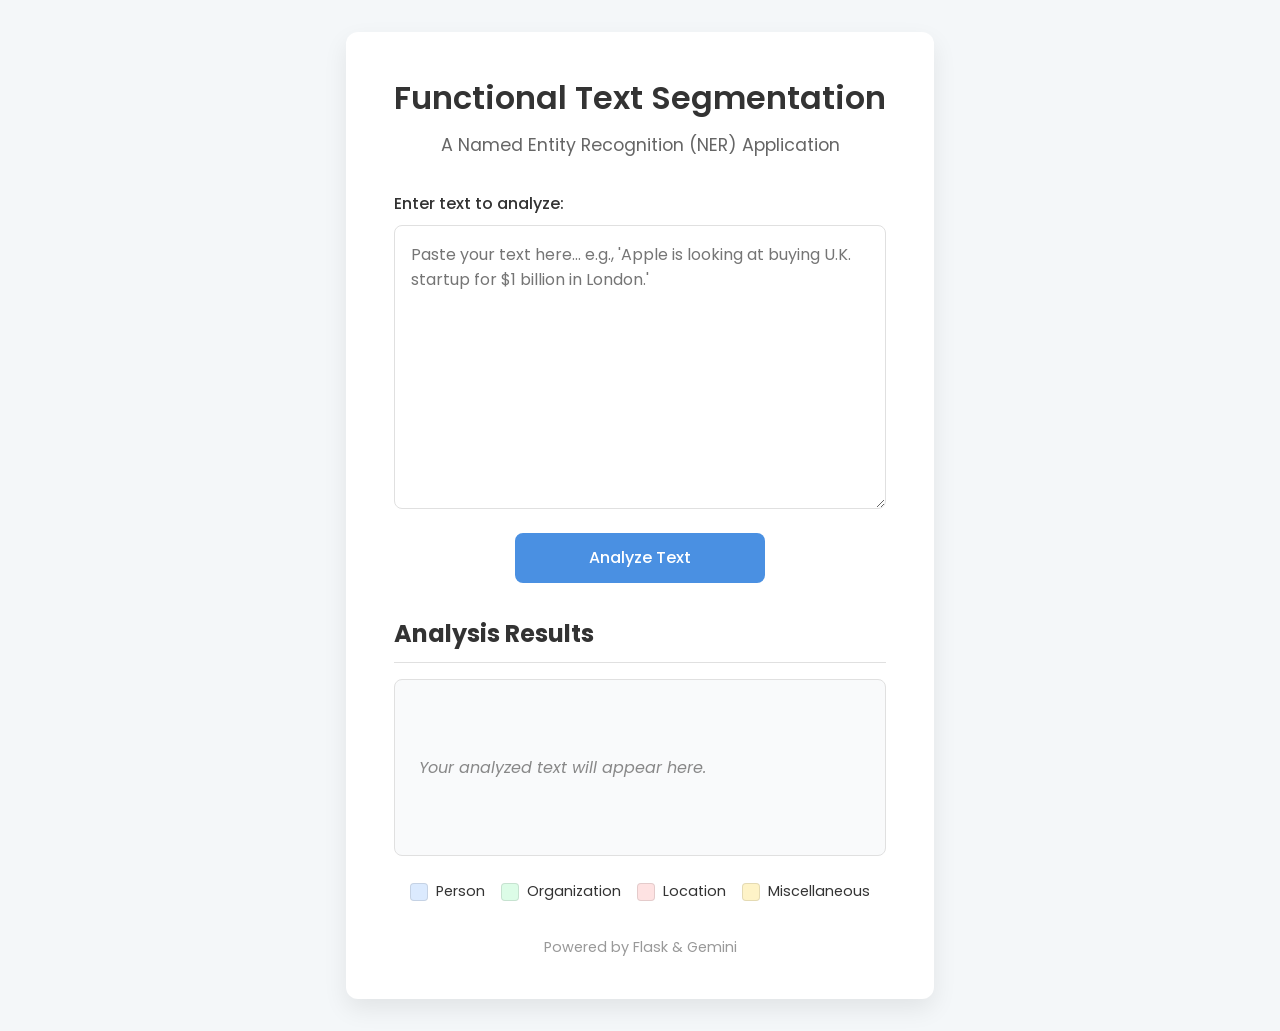
<file: index.html>
<!DOCTYPE html>
<html lang="en">
<head>
    <meta charset="UTF-8">
    <meta name="viewport" content="width=device-width, initial-scale=1.0">
    <title>NER App Preview</title>
    <link rel="preconnect" href="https://fonts.googleapis.com">
    <link rel="preconnect" href="https://fonts.gstatic.com" crossorigin>
    <link href="https://fonts.googleapis.com/css2?family=Poppins:wght@400;500;600&display=swap" rel="stylesheet">
    <style>
        :root {
            --primary-color: #4A90E2;
            --primary-hover-color: #357ABD;
            --background-color: #f4f7f9;
            --container-bg-color: #ffffff;
            --text-color: #333;
            --border-color: #e0e0e0;
            --shadow-color: rgba(0, 0, 0, 0.08);

            --font-family: 'Poppins', sans-serif;

            /* Entity Colors */
            --color-per: #dbeafe; /* blue-100 */
            --color-org: #dcfce7; /* green-100 */
            --color-loc: #fee2e2; /* red-100 */
            --color-misc: #fef3c7; /* yellow-100 */
            --text-per: #1e40af; /* blue-800 */
            --text-org: #166534; /* green-800 */
            --text-loc: #991b1b; /* red-800 */
            --text-misc: #92400e; /* yellow-800 */
        }

        * {
            box-sizing: border-box;
            margin: 0;
            padding: 0;
        }

        body {
            font-family: var(--font-family);
            background-color: var(--background-color);
            color: var(--text-color);
            line-height: 1.6;
            display: flex;
            justify-content: center;
            align-items: center;
            min-height: 100vh;
            padding: 2rem;
        }

        .container {
            background-color: var(--container-bg-color);
            border-radius: 12px;
            box-shadow: 0 10px 25px var(--shadow-color);
            padding: 2.5rem 3rem;
            width: 100%;
            max-width: 800px;
            text-align: center;
        }

        header h1 {
            font-size: 2rem;
            font-weight: 600;
            margin-bottom: 0.5rem;
        }

        header p {
            font-size: 1.1rem;
            color: #666;
            margin-bottom: 2rem;
        }

        .input-section {
            margin-bottom: 2rem;
        }

        .input-section label {
            display: block;
            text-align: left;
            font-weight: 500;
            margin-bottom: 0.5rem;
        }

        textarea {
            width: 100%;
            padding: 1rem;
            border-radius: 8px;
            border: 1px solid var(--border-color);
            font-family: var(--font-family);
            font-size: 1rem;
            resize: vertical;
            transition: border-color 0.3s, box-shadow 0.3s;
        }

        textarea:focus {
            outline: none;
            border-color: var(--primary-color);
            box-shadow: 0 0 0 3px rgba(74, 144, 226, 0.2);
        }

        button {
            background-color: var(--primary-color);
            color: white;
            border: none;
            border-radius: 8px;
            padding: 0.8rem 1.5rem;
            font-size: 1rem;
            font-weight: 500;
            font-family: var(--font-family);
            cursor: pointer;
            margin-top: 1rem;
            transition: background-color 0.3s, transform 0.2s;
            width: 100%;
            max-width: 250px;
        }

        button:hover {
            background-color: var(--primary-hover-color);
            transform: translateY(-2px);
        }

        button:disabled {
            background-color: #a0c3e8;
            cursor: not-allowed;
        }

        .results-section h2 {
            text-align: left;
            margin-bottom: 1rem;
            font-size: 1.5rem;
            border-bottom: 1px solid var(--border-color);
            padding-bottom: 0.5rem;
        }

        .results-output {
            background-color: #f9fafb;
            border: 1px solid var(--border-color);
            border-radius: 8px;
            padding: 1.5rem;
            min-height: 100px;
            text-align: left;
            white-space: pre-wrap;
            word-wrap: break-word;
        }

        .results-output .placeholder {
            color: #888;
            font-style: italic;
        }

        .entity {
            padding: 0.2em 0.6em;
            margin: 0 0.2em;
            border-radius: 0.3em;
            font-weight: 500;
        }

        .entity::after {
            content: attr(data-label);
            font-size: 0.75em;
            font-weight: 600;
            margin-left: 0.5em;
            padding: 0.1em 0.4em;
            border-radius: 0.25em;
            background-color: rgba(0,0,0,0.1);
            color: inherit;
            vertical-align: middle;
        }

        .entity-PER { background-color: var(--color-per); color: var(--text-per); }
        .entity-ORG { background-color: var(--color-org); color: var(--text-org); }
        .entity-LOC { background-color: var(--color-loc); color: var(--text-loc); }
        .entity-MISC { background-color: var(--color-misc); color: var(--text-misc); }

        .legend {
            margin-top: 1.5rem;
            display: flex;
            justify-content: center;
            flex-wrap: wrap;
            gap: 1rem;
        }

        .legend-item {
            display: flex;
            align-items: center;
            font-size: 0.9rem;
        }

        .legend-color {
            width: 18px;
            height: 18px;
            border-radius: 4px;
            margin-right: 8px;
            border: 1px solid rgba(0,0,0,0.1);
        }

        footer {
            margin-top: 2rem;
            font-size: 0.9rem;
            color: #999;
        }

        .loader-overlay {
            position: fixed;
            top: 0;
            left: 0;
            width: 100%;
            height: 100%;
            background-color: rgba(255, 255, 255, 0.7);
            display: flex;
            justify-content: center;
            align-items: center;
            z-index: 1000;
            visibility: hidden;
            opacity: 0;
            transition: opacity 0.3s, visibility 0.3s;
        }

        .loader-overlay.show {
            visibility: visible;
            opacity: 1;
        }

        .spinner {
            width: 50px;
            height: 50px;
            border: 5px solid #f3f3f3;
            border-top: 5px solid var(--primary-color);
            border-radius: 50%;
            animation: spin 1s linear infinite;
        }

        @keyframes spin {
            0% { transform: rotate(0deg); }
            100% { transform: rotate(360deg); }
        }

        @media (max-width: 600px) {
            body {
                padding: 1rem;
            }
            .container {
                padding: 2rem 1.5rem;
            }
            header h1 {
                font-size: 1.8rem;
            }
        }
    </style>
</head>
<body>
    <div id="root">
        <div class="container">
            <header>
                <h1>Functional Text Segmentation</h1>
                <p>A Named Entity Recognition (NER) Application</p>
            </header>
            <main>
                <div class="input-section">
                    <label for="text-input">Enter text to analyze:</label>
                    <textarea id="text-input" rows="10" placeholder="Paste your text here... e.g., 'Apple is looking at buying U.K. startup for $1 billion in London.'"></textarea>
                    <button id="analyze-btn">Analyze Text</button>
                </div>
                <div class="results-section">
                    <h2>Analysis Results</h2>
                    <div id="results-output" class="results-output" aria-live="polite">
                        <p class="placeholder">Your analyzed text will appear here.</p>
                    </div>
                    <div id="legend" class="legend">
                        <!-- Legend will be populated by JS -->
                    </div>
                </div>
            </main>
            <footer>
                <p>Powered by Flask & Gemini</p>
            </footer>
            <div id="loader" class="loader-overlay" role="status" aria-label="Loading analysis">
                <div class="spinner"></div>
            </div>
        </div>
    </div>
    <script>
        // This script is embedded for preview purposes.
        // For your Flask project, use the separate 'static/js/script.js' file.
        document.addEventListener('DOMContentLoaded', () => {
            const analyzeBtn = document.getElementById('analyze-btn');
            const textInput = document.getElementById('text-input');
            const resultsOutput = document.getElementById('results-output');
            const loader = document.getElementById('loader');
            const legendContainer = document.getElementById('legend');

            const entityColors = {
                'PER': { name: 'Person', color: 'var(--color-per)' },
                'ORG': { name: 'Organization', color: 'var(--color-org)' },
                'LOC': { name: 'Location', color: 'var(--color-loc)' },
                'MISC': { name: 'Miscellaneous', color: 'var(--color-misc)' }
            };

            function populateLegend() {
                legendContainer.innerHTML = '';
                for (const key in entityColors) {
                    const item = entityColors[key];
                    const legendItem = document.createElement('div');
                    legendItem.className = 'legend-item';
                    legendItem.innerHTML = `
                        <div class="legend-color" style="background-color: ${item.color};"></div>
                        <span>${item.name}</span>
                    `;
                    legendContainer.appendChild(legendItem);
                }
            }
            
            const showLoader = (show) => {
                if (show) {
                    loader.classList.add('show');
                    analyzeBtn.disabled = true;
                } else {
                    loader.classList.remove('show');
                    analyzeBtn.disabled = false;
                }
            };

            const renderResults = (data) => {
                resultsOutput.innerHTML = '';
                if (!data || data.length === 0) {
                    resultsOutput.innerHTML = '<p class="placeholder">No entities found in the text.</p>';
                    return;
                }

                const fragment = document.createDocumentFragment();
                data.forEach(item => {
                    if (item.label === 'O') {
                        fragment.appendChild(document.createTextNode(item.text));
                    } else {
                        const span = document.createElement('span');
                        span.className = `entity entity-${item.label}`;
                        span.textContent = item.text;
                        span.setAttribute('data-label', item.label);
                        fragment.appendChild(span);
                    }
                });
                resultsOutput.appendChild(fragment);
            };

            analyzeBtn.addEventListener('click', async () => {
                const text = textInput.value.trim();
                if (!text) {
                    alert('Please enter some text to analyze.');
                    return;
                }
                
                showLoader(true);
                resultsOutput.innerHTML = '<p class="placeholder">Analyzing...</p>';

                try {
                    const data = await new Promise(resolve => {
                        setTimeout(() => {
                            const sampleText = "Apple is looking at buying U.K. startup for $1 billion in London.";
                            if (text === sampleText) {
                                resolve([
                                    { text: 'Apple', label: 'ORG' },
                                    { text: ' is looking at buying ', label: 'O' },
                                    { text: 'U.K.', label: 'LOC' },
                                    { text: ' startup for $1 billion in ', label: 'O' },
                                    { text: 'London', label: 'LOC' },
                                    { text: '.', label: 'O' }
                                ]);
                            } else {
                                resolve([
                                    { text: 'This is a mocked response for "', label: 'O' },
                                    { text: text.substring(0, 20) + '...', label: 'MISC' },
                                    { text: '". Please connect to the real Flask backend.', label: 'O' },
                                ]);
                            }
                        }, 1500);
                    });

                    renderResults(data);

                } catch (error) {
                    console.error('Error:', error);
                    resultsOutput.innerHTML = `<p class="placeholder" style="color: red;">Error analyzing text. Please check the console for details.</p>`;
                } finally {
                    showLoader(false);
                }
            });
            
            populateLegend();
        });
    </script>
</body>
</html>
</file>
